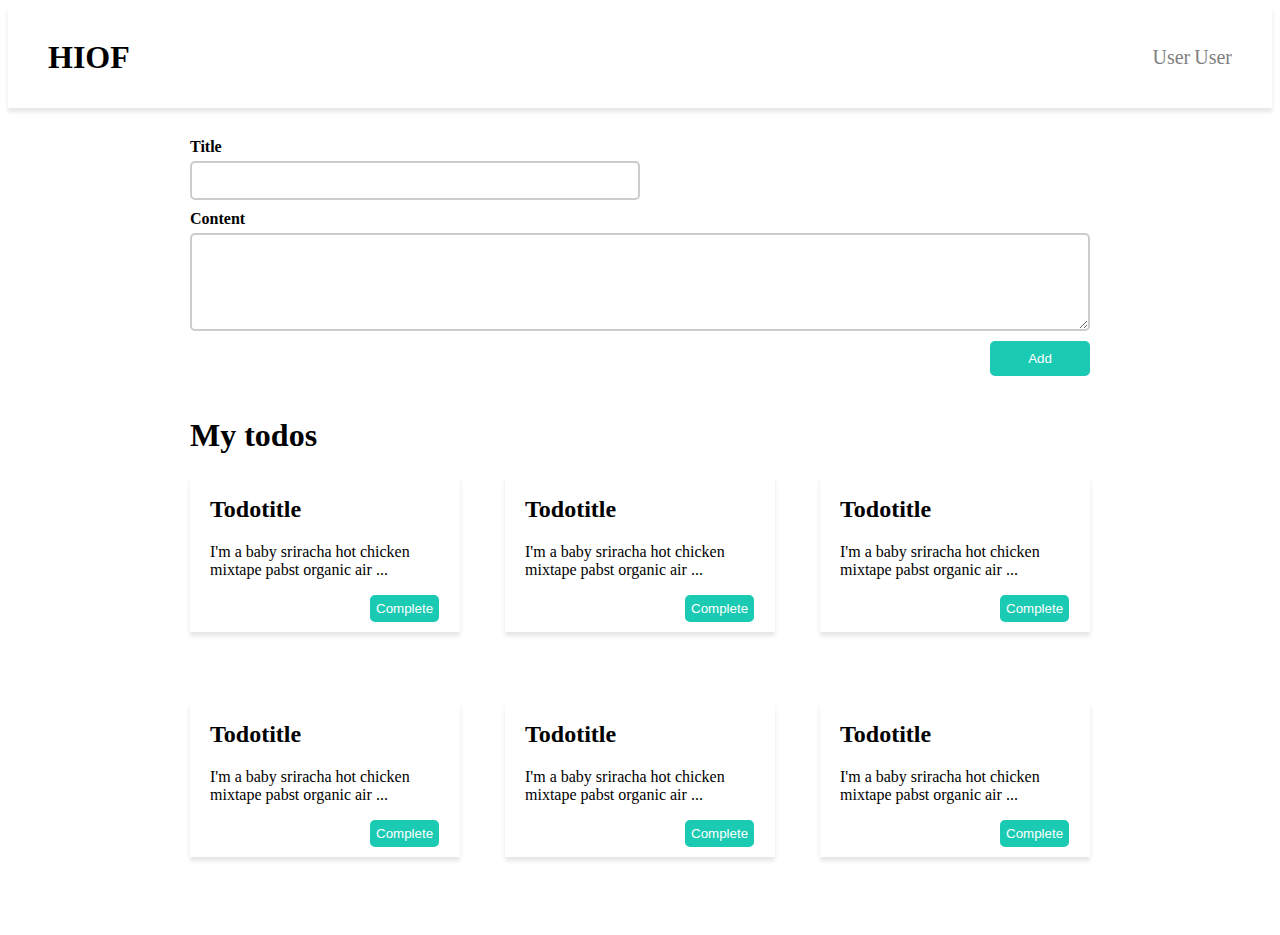
<file: CSS/index.html>
<!DOCTYPE html>
<html lang="en">
  <head>
    <title>CSS Box Model</title>
    <meta name="description" content="Hiof Webapplikasjoner" />
    <meta name="author" content="Hiof Webapplikasjoner" />
    <meta name="viewport" content="width=device-width, initial-scale=1.0" />
    <meta charset="utf-8" />
    <link rel="stylesheet" href="./styles.css" />
  </head>
  <body>
    <header>
      <h1>HIOF</h1>
      <nav>
      <ul>
        <li>User</li>
        <li>User</li>
      </ul>
      <nav>
    </header>
  <div class="container">
    <form>
      <label for="title">Title</label>
      <input type="text" id="title" name="title">
      <label for="content">Content</label>
      <textarea id="content" name="content" rows="6"></textarea>
      <button type="submit">Add</button>
   </form>
   <h1>My todos</h1>
    <section>
      <article>
          <h2>Todotitle</h2>
          <p>I'm a baby sriracha hot chicken mixtape pabst organic air ...</p>
          <button>Complete</button>
      </article>
      <article>
          <h2>Todotitle</h2>
          <p>I'm a baby sriracha hot chicken mixtape pabst organic air ...</p>
          <button>Complete</button>
      </article>
      <article>
          <h2>Todotitle</h2>
          <p>I'm a baby sriracha hot chicken mixtape pabst organic air ...</p>
          <button>Complete</button>
      </article>
      <article>
          <h2>Todotitle</h2>
          <p>I'm a baby sriracha hot chicken mixtape pabst organic air ...</p>
          <button>Complete</button>
      </article>
      <article>
          <h2>Todotitle</h2>
          <p>I'm a baby sriracha hot chicken mixtape pabst organic air ...</p>
          <button>Complete</button>
      </article>
      <article>
          <h2>Todotitle</h2>
          <p>I'm a baby sriracha hot chicken mixtape pabst organic air ...</p>
          <button>Complete</button>
      </article>
    </section>
  </div>
  </body>
</html>
</file>
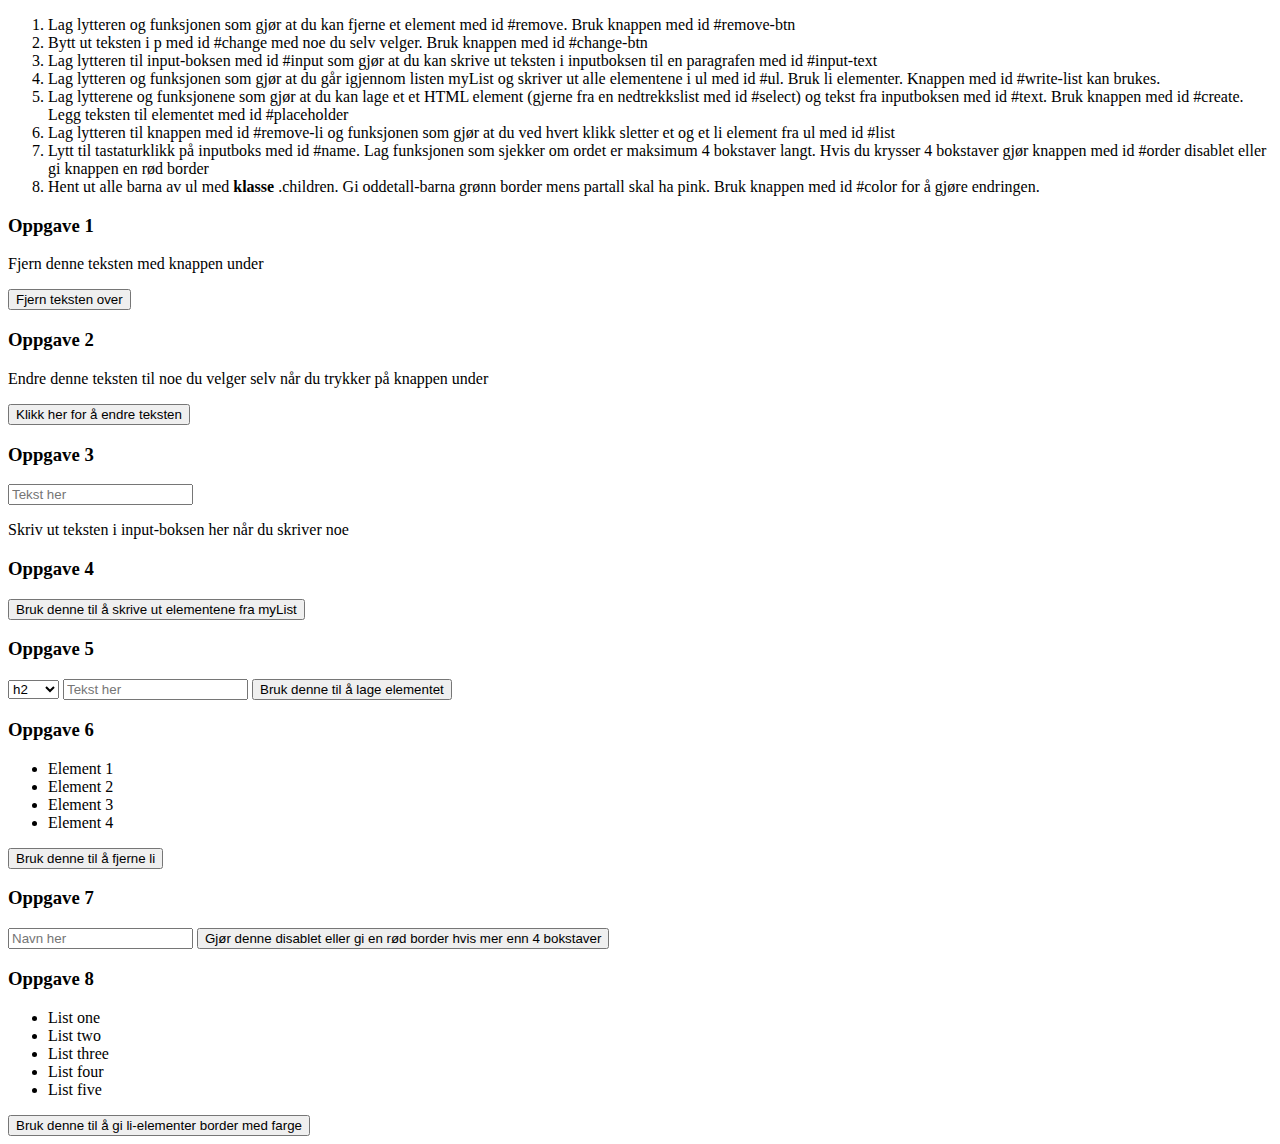
<file: IntroJavaScript/oppgave0/index.html>
<!DOCTYPE html>
<html>
  <head>
    <title>Øvingsoppgaver JS</title>
    <meta charset="UTF-8" />
  </head>
  <style>
    .red-border {
      border: 1px solid red;
    }
  </style>
  <body>
    <main id="app">
      <ol>
        <li>
          Lag lytteren og funksjonen som gjør at du kan fjerne et element med id
          #remove. Bruk knappen med id #remove-btn
        </li>
        <li>
          Bytt ut teksten i p med id #change med noe du selv velger. Bruk
          knappen med id #change-btn
        </li>
        <li>
          Lag lytteren til input-boksen med id #input som gjør at du kan skrive
          ut teksten i inputboksen til en paragrafen med id #input-text
        </li>
        <li>
          Lag lytteren og funksjonen som gjør at du går igjennom listen myList
          og skriver ut alle elementene i ul med id #ul. Bruk li elementer.
          Knappen med id #write-list kan brukes.
        </li>
        <li>
          Lag lytterene og funksjonene som gjør at du kan lage et et HTML
          element (gjerne fra en nedtrekkslist med id #select) og tekst fra
          inputboksen med id #text. Bruk knappen med id #create. Legg teksten
          til elementet med id #placeholder
        </li>
        <li>
          Lag lytteren til knappen med id #remove-li og funksjonen som gjør at
          du ved hvert klikk sletter et og et li element fra ul med id #list
        </li>
        <li>
          Lytt til tastaturklikk på inputboks med id #name. Lag funksjonen som
          sjekker om ordet er maksimum 4 bokstaver langt. Hvis du krysser 4
          bokstaver gjør knappen med id #order disablet eller gi knappen en rød
          border
        </li>
        <li>
          Hent ut alle barna av ul med <b>klasse</b> .children. Gi
          oddetall-barna grønn border mens partall skal ha pink. Bruk knappen
          med id #color for å gjøre endringen.
        </li>
      </ol>
      <div>
        <h3>Oppgave 1</h3>
        <p id="remove">Fjern denne teksten med knappen under</p>
        <button id="remove-btn">Fjern teksten over</button>
      </div>
      <div>
        <h3>Oppgave 2</h3>
        <p id="change">
          Endre denne teksten til noe du velger selv når du trykker på knappen
          under
        </p>
        <button id="change-btn">Klikk her for å endre teksten</button>
      </div>
      <div>
        <h3>Oppgave 3</h3>
        <input type="text" id="input" placeholder="Tekst her" />
        <p id="input-text">
          Skriv ut teksten i input-boksen her når du skriver noe
        </p>
      </div>
      <div>
        <h3>Oppgave 4</h3>
        <ul id="ul"></ul>
        <button id="write-list">
          Bruk denne til å skrive ut elementene fra myList
        </button>
      </div>
      <div>
        <h3>Oppgave 5</h3>
        <div id="placeholder"></div>
        <select id="select">
          <option value="h2">h2</option>
          <option value="h3">h3</option>
          <option value="span">span</option>
          <option value="p">p</option>
        </select>
        <input type="text" id="text" placeholder="Tekst her" />
        <button id="create">Bruk denne til å lage elementet</button>
      </div>
      <div>
        <h3>Oppgave 6</h3>
        <ul id="list">
          <li>Element 1</li>
          <li>Element 2</li>
          <li>Element 3</li>
          <li>Element 4</li>
        </ul>
        <button id="remove-li">Bruk denne til å fjerne li</button>
      </div>
      <div>
        <h3>Oppgave 7</h3>
        <input type="text" id="name" placeholder="Navn her" />
        <button id="order">
          Gjør denne disablet eller gi en rød border hvis mer enn 4 bokstaver
        </button>
      </div>
      <div>
        <h3>Oppgave 8</h3>
        <ul class="children">
          <li>List one</li>
          <li>List two</li>
          <li>List three</li>
          <li>List four</li>
          <li>List five</li>
        </ul>
        <button id="color">
          Bruk denne til å gi li-elementer border med farge
        </button>
      </div>
    </main>

    <script src="index.js"></script>
  </body>
</html>
</file>
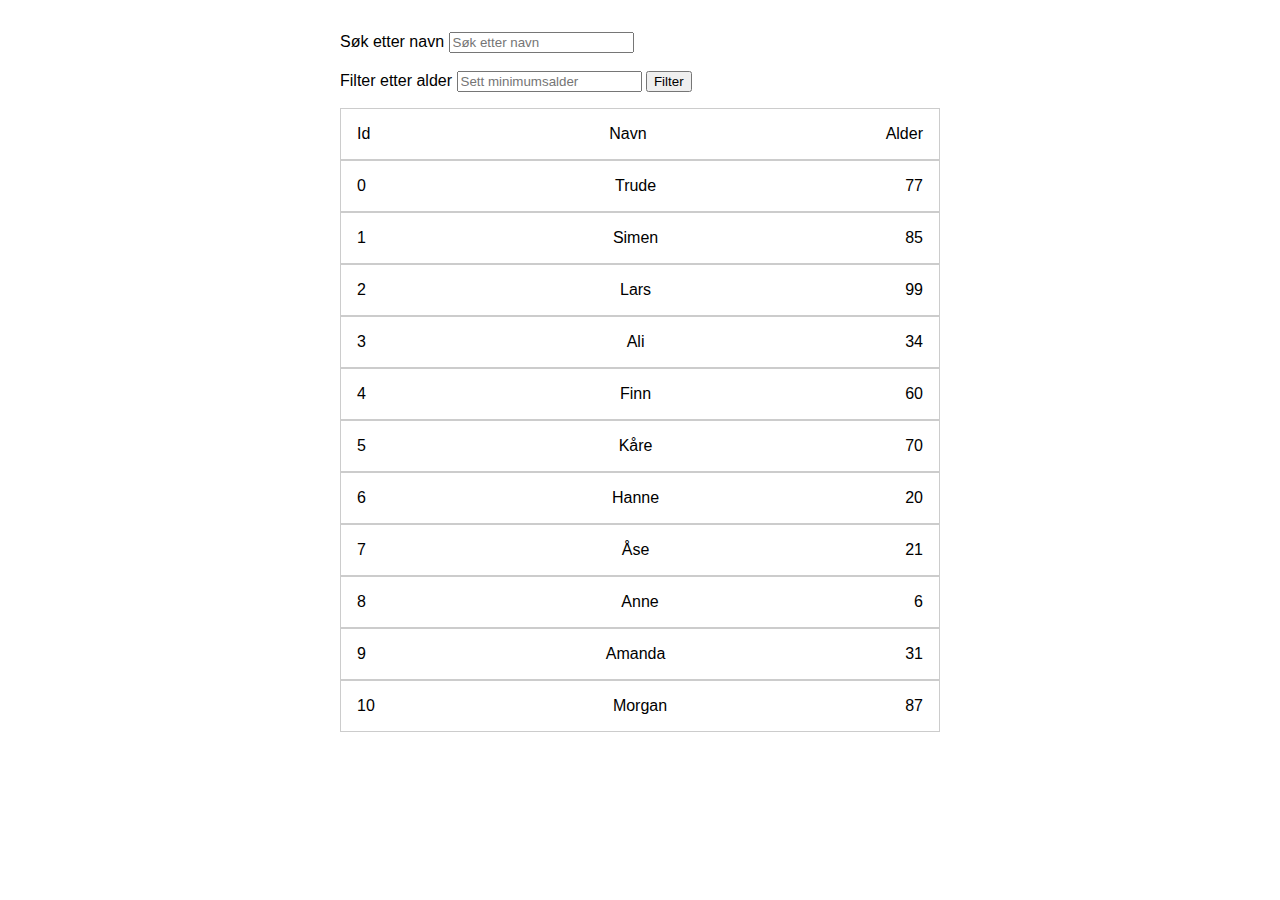
<file: IntroJavaScript/oppgave2/index.html>
<!DOCTYPE html>
<html>
  <head>
    <title>Parcel Sandbox</title>
    <meta charset="UTF-8" />
    <link rel="stylesheet" href="./styles.css" />
  </head>

  <body>
    <main id="main">
      <div id="nameWrapper">
        <label for="name">Søk etter navn</label>
        <input id="name" type="search" placeholder="Søk etter navn" />
      </div>
      <br />
      <div id="ageWrapper">
        <label for="age">Filter etter alder</label>
        <input id="age" type="text" placeholder="Sett minimumsalder" />
        <button id="filter" type="button">Filter</button>
      </div>
      <ul id="users"></ul>
    </main>

    <script src="index.js"></script>
  </body>
</html>
</file>
<file: CSS/styles.css>
*{
    box-sizing: border-box;
}

.container {
    display: flex;
    flex-direction: column;
    align-items: center;
    max-width: 900px;
    margin: 0 auto;
}
  
section {
    width: 100%;
    display: flex;
    flex-wrap: wrap;
    justify-content: space-between;
}
  
section article {
    width: 30%;
    margin-bottom: 70px;
    box-shadow: 0 4px 4px rgba(0, 0, 0, 0.1);
}

article h2, p{
    margin-left: 20px;
}

article button {
    background-color: rgb(26, 202, 179);
    color:white;
    text-align: center;
    padding: 4px;
    border: 2px solid rgb(26, 202, 179);
    border-radius: 5px;
    margin-bottom: 10px;
    margin-left: 180px;
}
  
header {
    display: flex;
    justify-content: space-between;
    align-items: center;
    padding: 10px 20px;
    box-shadow: 0 4px 4px rgba(0, 0, 0, 0.1);
}
  
header h1 {
    margin-left: 20px;
}
  
nav ul {
    list-style: none;
    margin-right: 20px;
}
  
nav ul li {
    display: inline;
    color: grey;
    font-size: 20px;
    
}
  
form {
    width: 100%;
    padding-top: 30px;
    margin-bottom: 20px;
    border-radius: 5px;
    display: flex; 
    flex-direction: column; 
}
  
form label {
    display: block;
    margin-bottom: 5px;
    font-weight: bold;
}
  
input[type="text"] {
    width: 50%;
    padding: 10px;
    margin-bottom: 10px;
    border: 2px solid #ccc;
    border-radius: 5px;
}
  
form textarea {
    width: 100%;
    margin-bottom: 10px;
    border: 2px solid #ccc;
    border-radius: 5px;
}

button[type="submit"] {
    background-color: rgb(26, 202, 179);
    color:white;
    text-align: center;
    width: 100px;
    padding: 8px;
    border: 2px solid rgb(26, 202, 179);
    border-radius: 5px;
    align-self: flex-end;
}

.container h1{
    align-self: flex-start;
}
</file>
<file: IntroJavaScript/oppgave2/styles.css>
body {
  font-family: sans-serif;
}

#main {
  max-width: 600px;
  margin: 2rem auto;
}

#users {
  list-style: none;
  list-style-type: none;
  width: 100%;
  padding: 0;
  margin: 0;
  margin-top: 1rem;
  gap: 0.5rem;
}

#users li {
  display: flex;
  justify-content: space-between;
  list-style: none;
  list-style-type: none;
  margin: 0;
  border: 1px solid #ccc;
  padding: 1rem;
}
</file>
